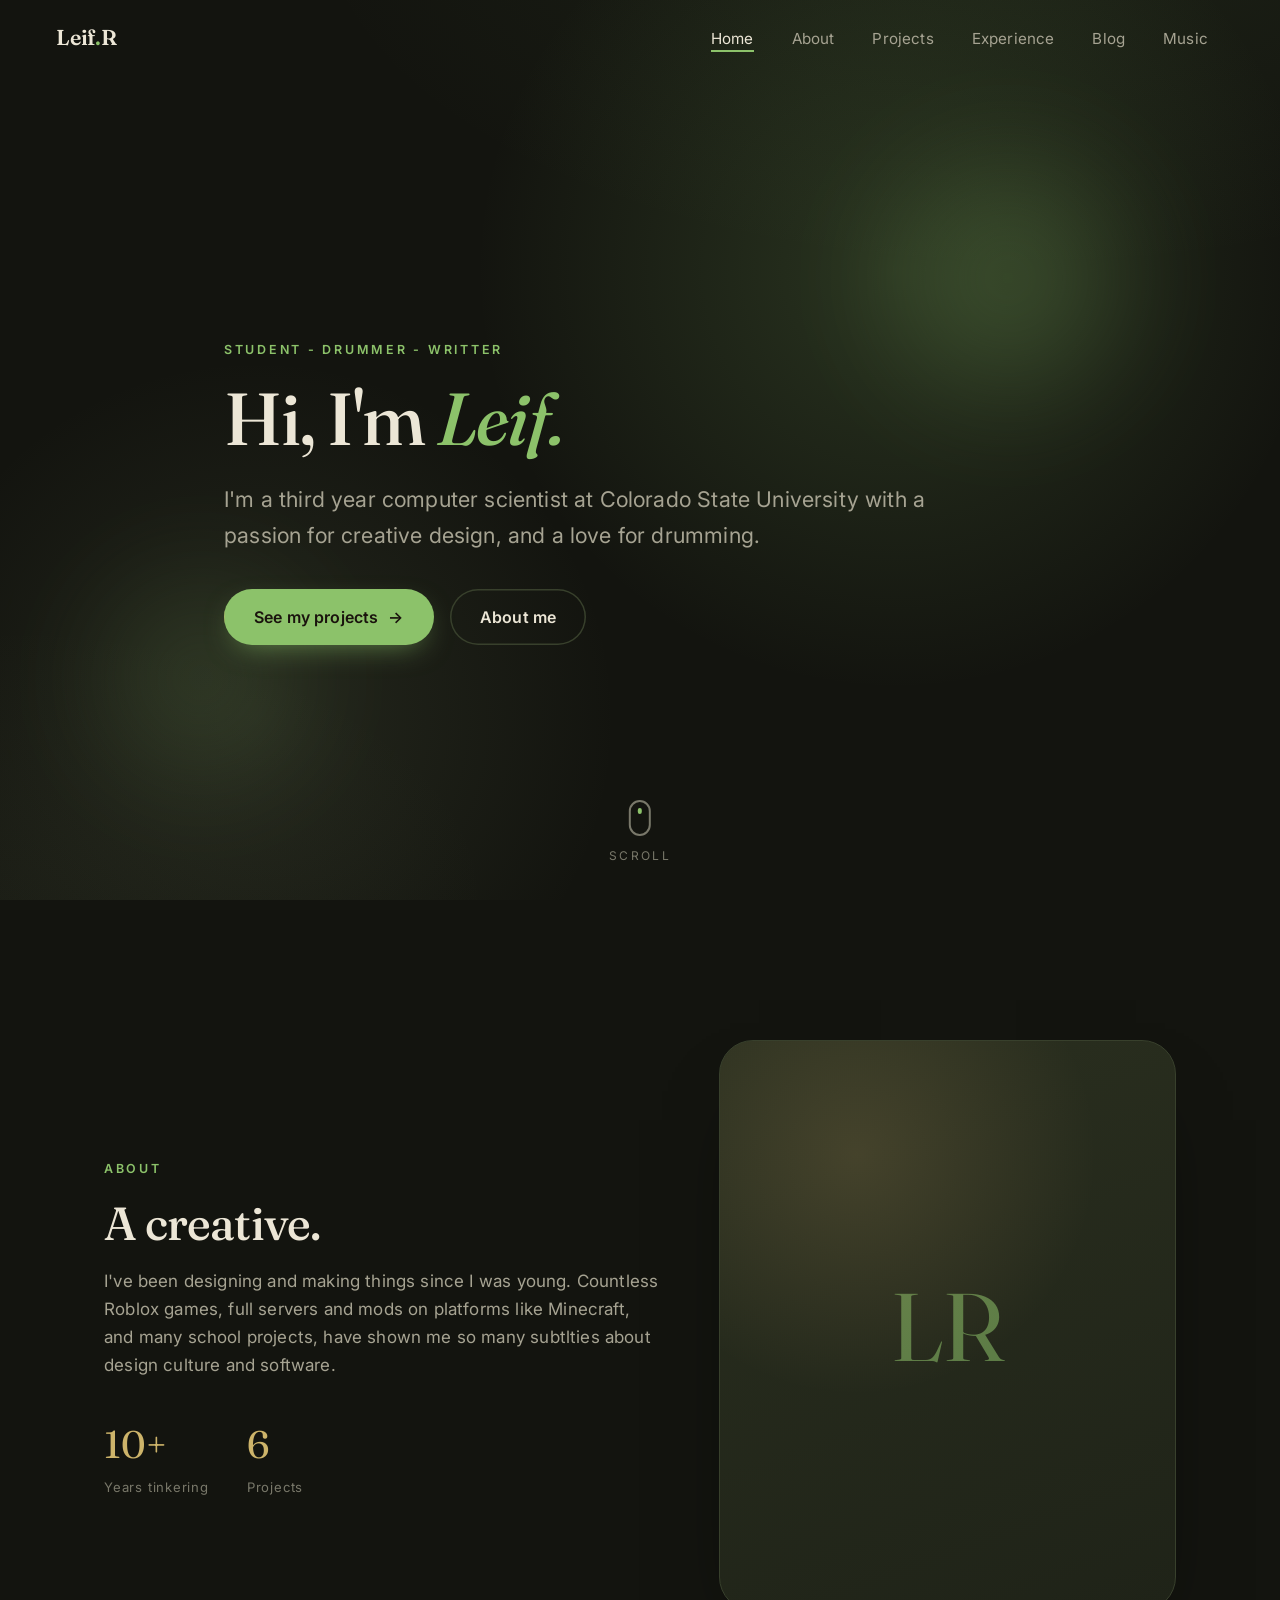
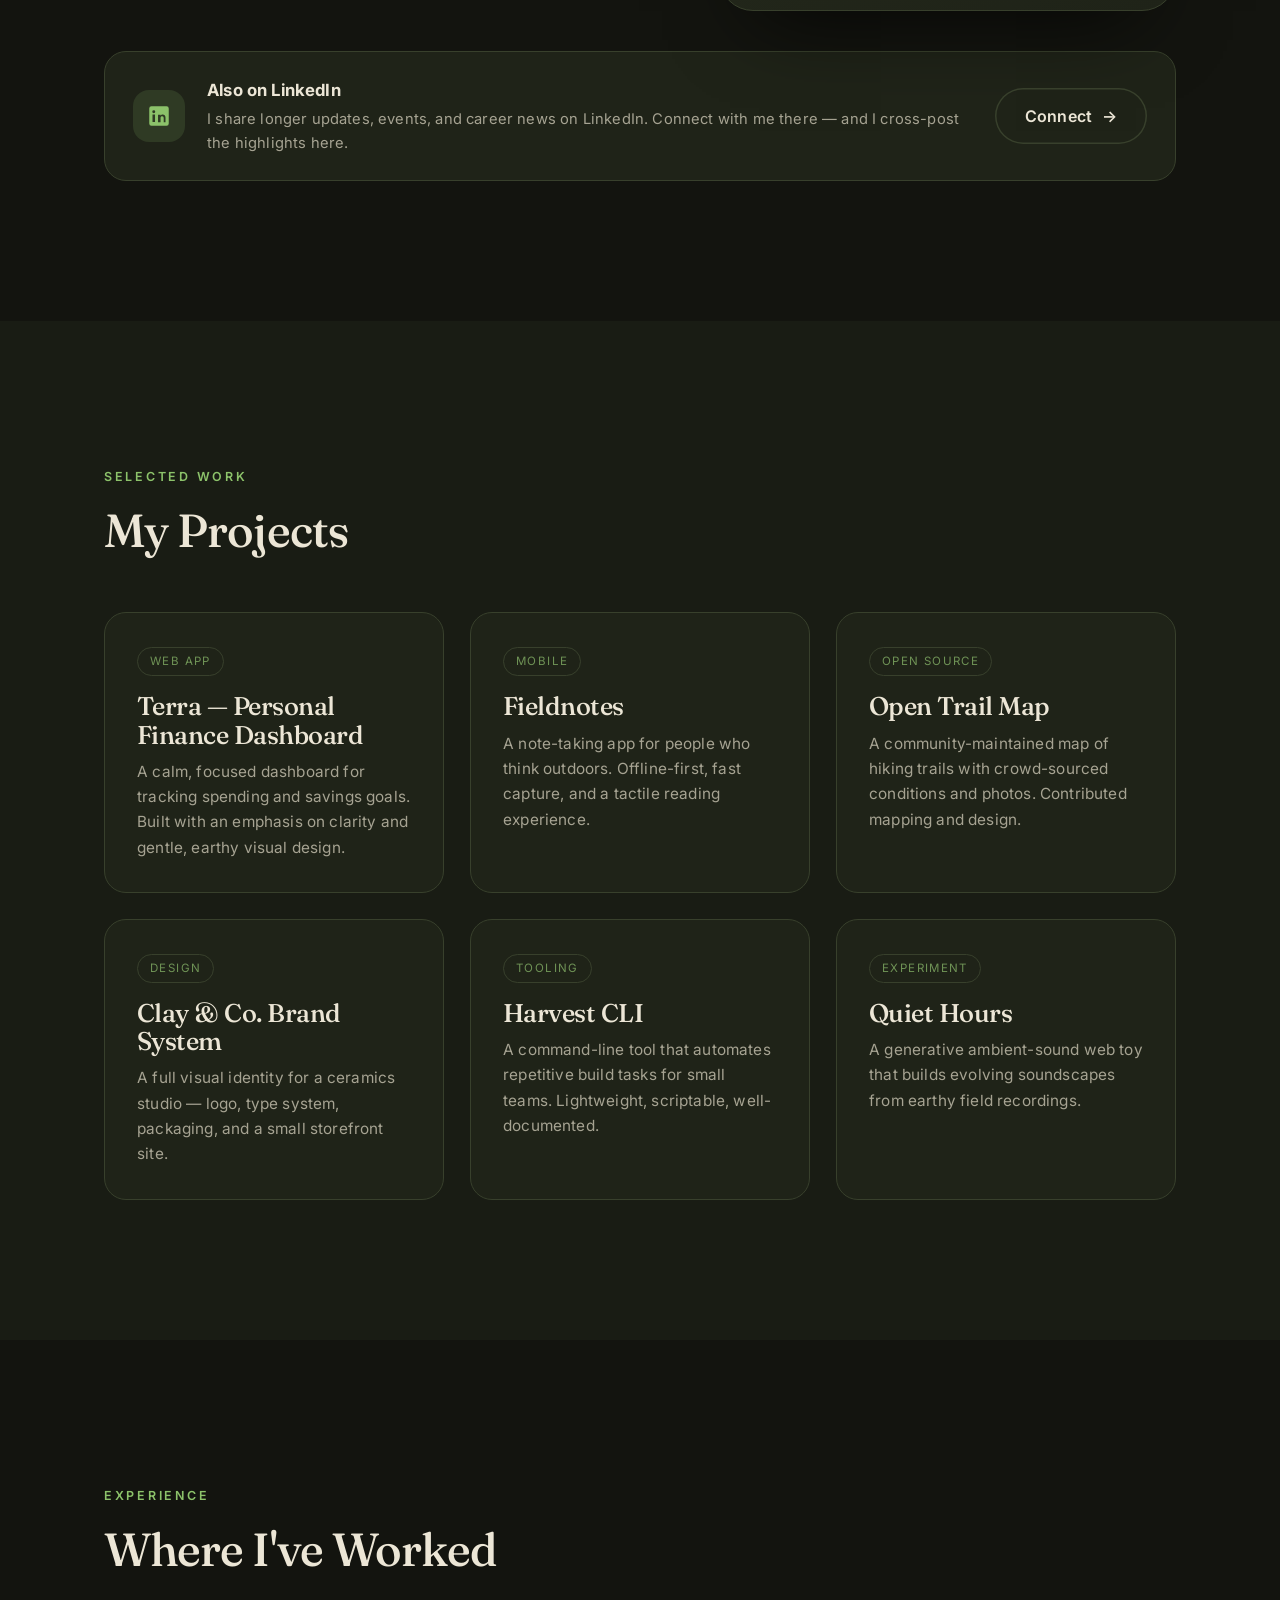
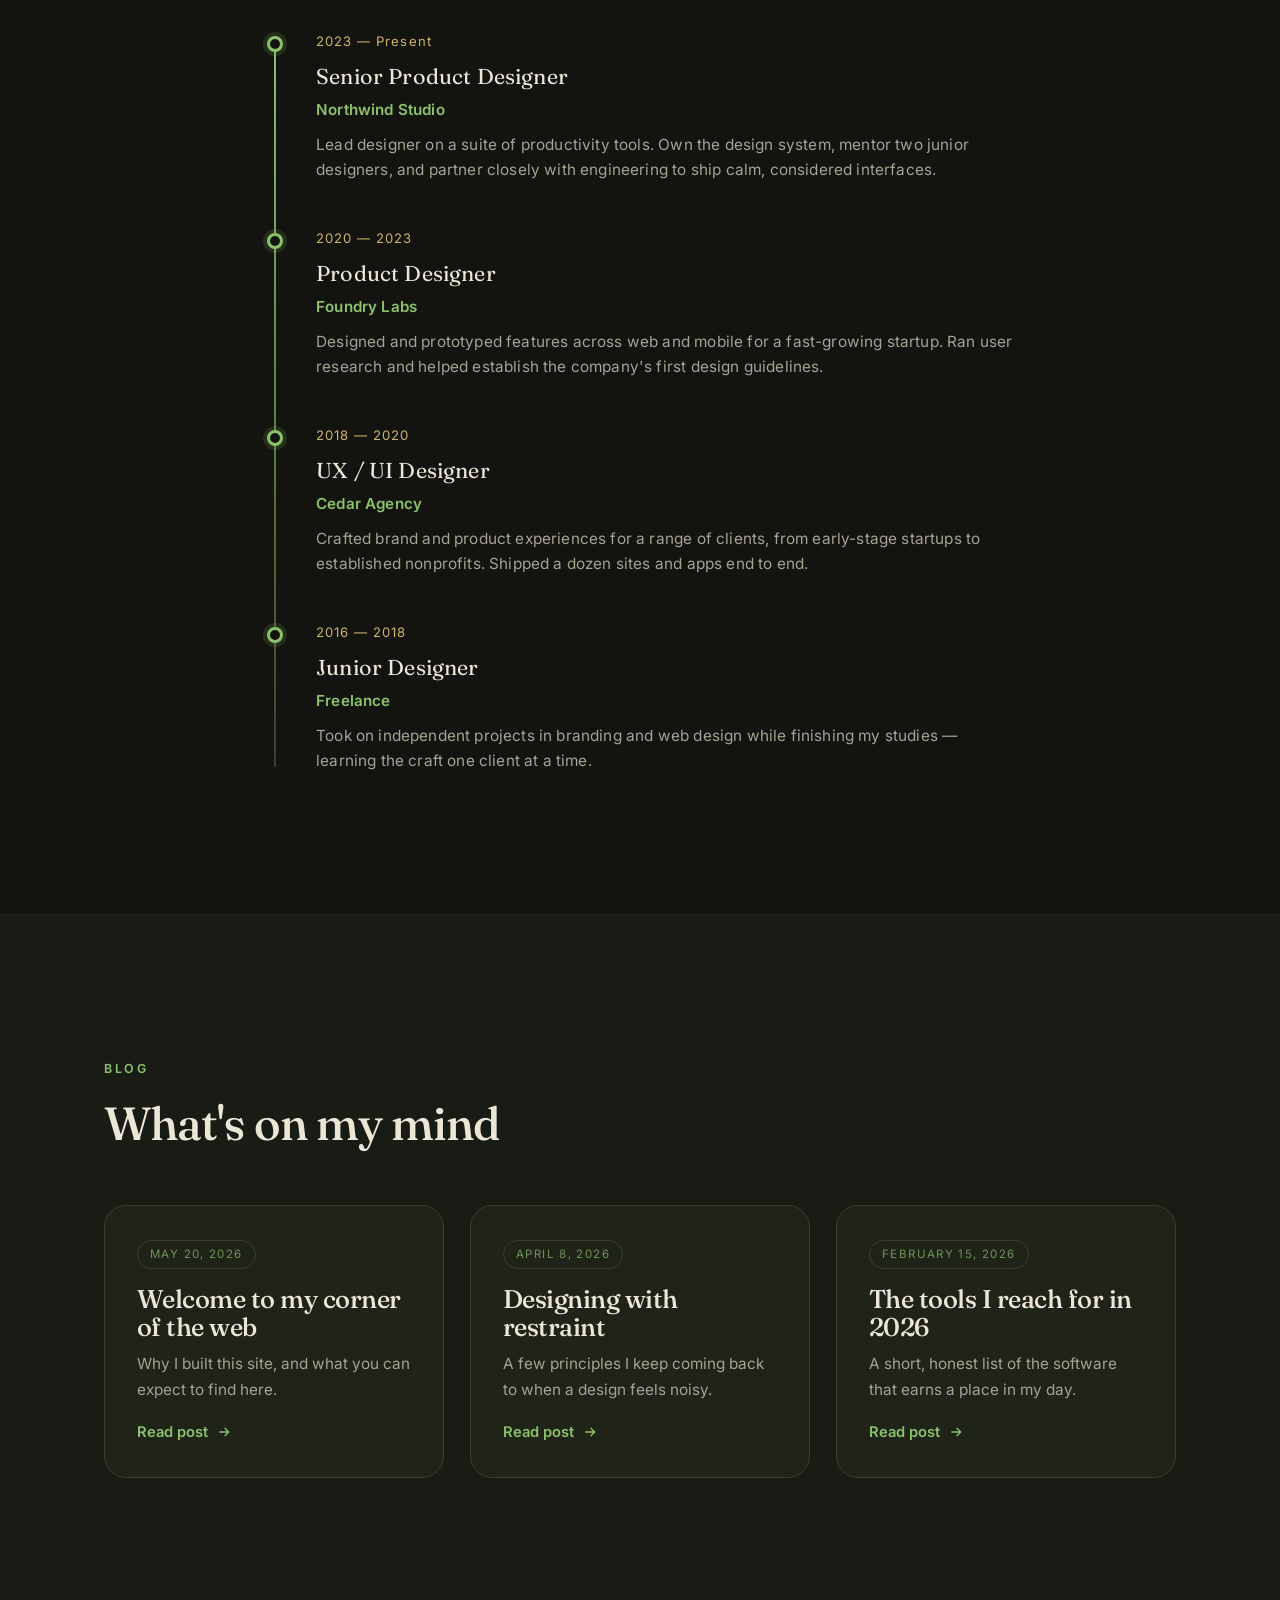
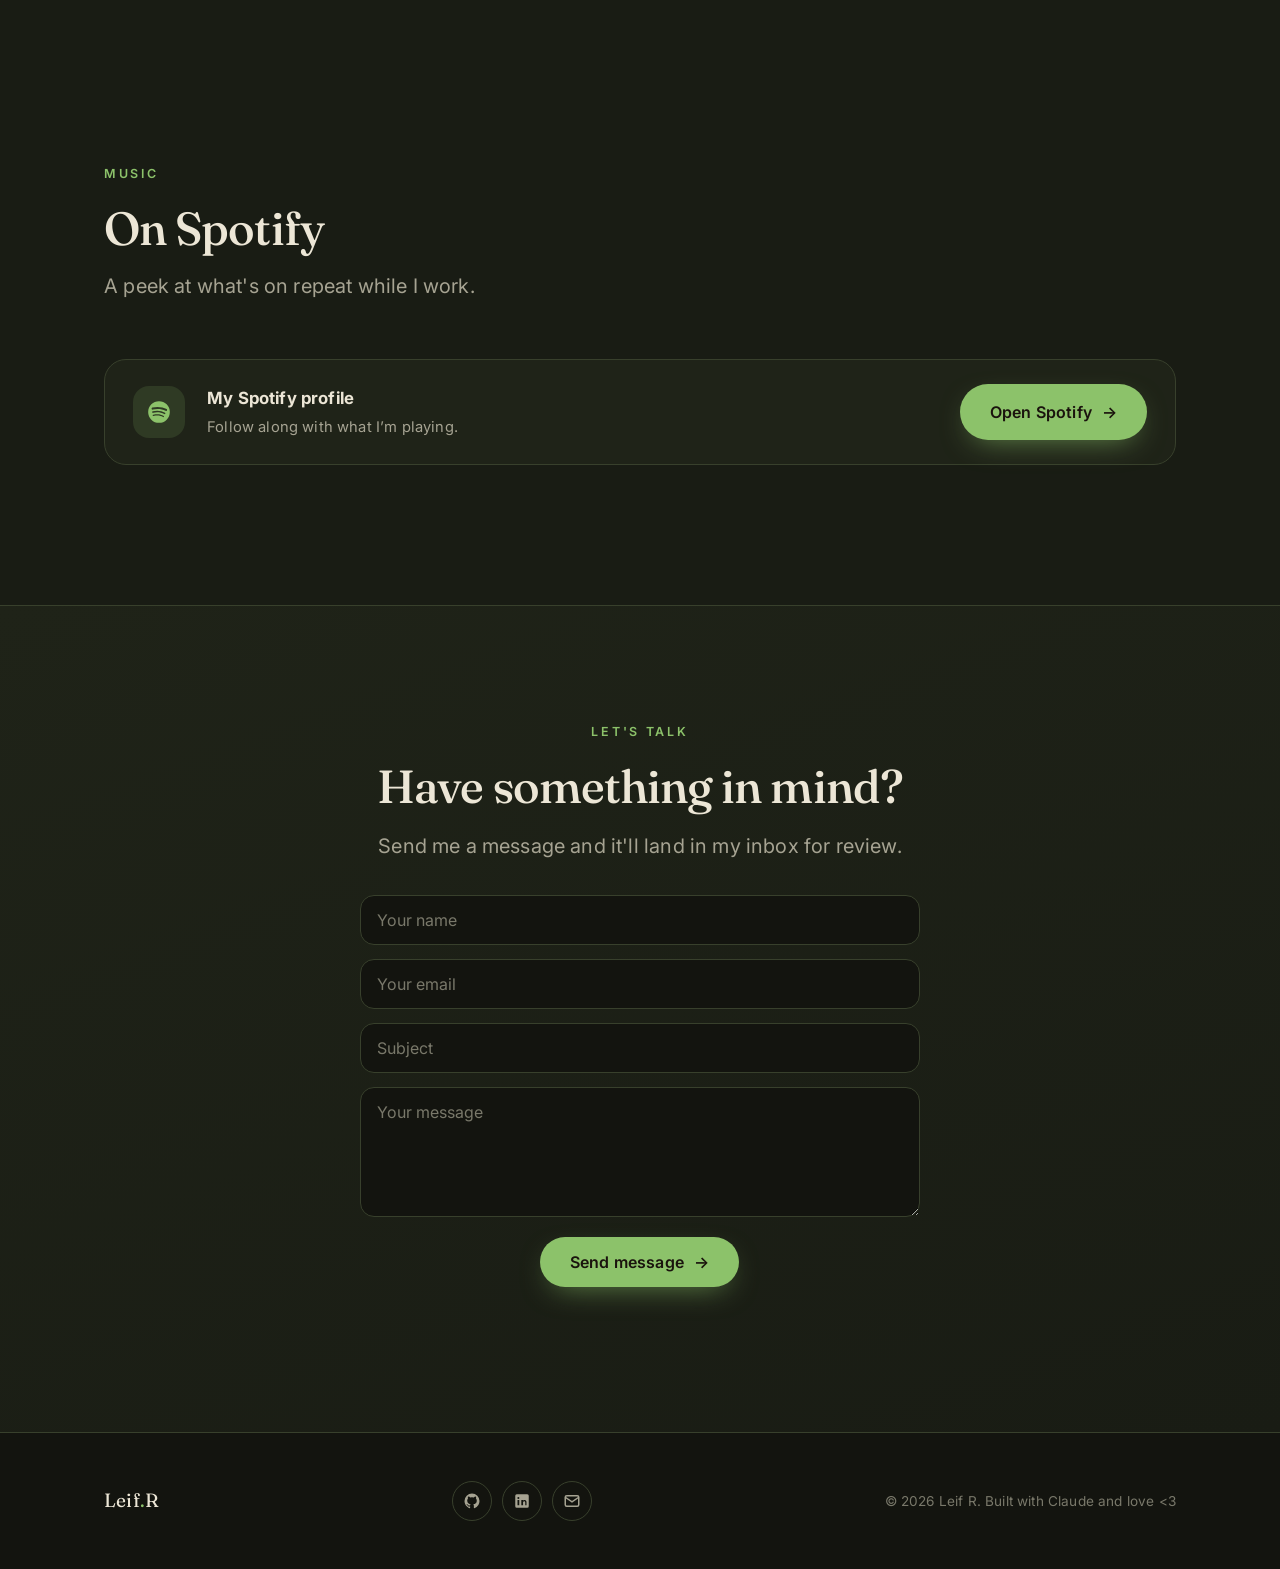
<file: index.html>
<!DOCTYPE html>
<html lang="en">
<head>
  <meta charset="UTF-8" />
  <meta name="viewport" content="width=device-width, initial-scale=1.0" />
  <title>Leif R — Designer & Maker</title>
  <meta name="description" content="The personal site of Leif R — designer, maker, and writer." />

  <link rel="preconnect" href="https://fonts.googleapis.com" />
  <link rel="preconnect" href="https://fonts.gstatic.com" crossorigin />
  <link href="https://fonts.googleapis.com/css2?family=Fraunces:ital,opsz,wght@0,9..144,400;0,9..144,500;0,9..144,600;1,9..144,400&family=Inter:wght@400;500;600&display=swap" rel="stylesheet" />
  <link rel="stylesheet" href="css/styles.css" />
</head>
<body>
  <div class="scroll-progress"></div>

  <!-- ============ NAV ============ -->
  <nav class="nav">
    <a href="#home" class="nav__brand">Leif<span>.</span>R</a>
    <ul class="nav__links">
      <li><a class="nav__link" href="#home">Home</a></li>
      <li><a class="nav__link" href="#about">About</a></li>
      <li><a class="nav__link" href="#projects">Projects</a></li>
      <li><a class="nav__link" href="#experience">Experience</a></li>
      <li><a class="nav__link" href="#blog">Blog</a></li>
<li><a class="nav__link" href="#music">Music</a></li>
    </ul>
    <button class="nav__toggle" aria-label="Menu">
      <svg viewBox="0 0 24 24" fill="none" stroke="currentColor" stroke-width="2"><path d="M3 6h18M3 12h18M3 18h18"/></svg>
    </button>
  </nav>

  <!-- ============ HERO / HOME ============ -->
  <header class="hero" id="home">
    <div class="hero__bg"></div>
    <span class="blob blob--leaf" style="width:340px;height:340px;top:12%;right:8%;"></span>
    <span class="blob blob--sage" style="width:300px;height:300px;bottom:8%;left:4%;animation-delay:-5s;"></span>
    <div class="container hero__inner">
      <p class="eyebrow reveal">Student - Drummer - Writter</p>
      <h1 class="reveal" data-delay="1">Hi, I'm <span class="accent">Leif.</span></h1>
      <p class="lead reveal" data-delay="2">I'm a third year computer scientist at Colorado State University with a passion for creative design, and a love for drumming.</p>
      <div class="hero__actions reveal" data-delay="3">
        <a href="#projects" class="btn btn--primary">See my projects <span class="btn__arrow">→</span></a>
        <a href="#about" class="btn btn--ghost">About me</a>
      </div>
    </div>
    <a href="#about" class="hero__scroll" aria-label="Scroll down">
      <span class="mouse"></span>
      Scroll
    </a>
  </header>

  <!-- ============ ABOUT ============ -->
  <section class="section" id="about">
    <div class="container about">
      <div class="reveal">
        <p class="eyebrow">About</p>
        <h2>A creative.</h2>
        <p style="margin:18px 0;">I've been designing and making things since I was young. Countless Roblox games, full servers and mods on platforms like Minecraft, and many school projects, have shown me so many subtlties about design culture and software.</p>
        <div class="stats">
          <div><div class="stat__num">10+</div><div class="stat__label">Years tinkering</div></div>
          <div><div class="stat__num" data-project-count>6</div><div class="stat__label">Projects</div></div>
        </div>
      </div>
      <div class="about__media reveal" data-delay="2" data-render="about-media">
        <div class="initials">LR</div>
      </div>
    </div>
    <div class="container" style="padding-top:0;" data-render="linkedin"></div>
  </section>

  <!-- ============ PROJECTS ============ -->
  <section class="section" id="projects" style="background:var(--bg-soft);position:relative;overflow:hidden;">
    <span class="blob blob--gold" style="width:280px;height:280px;top:-40px;right:-30px;"></span>
    <div class="container">
      <div class="section__head reveal">
        <p class="eyebrow">Selected work</p>
        <h2>My Projects</h2>
      </div>
      <div class="grid grid--3" data-render="projects"></div>
    </div>
  </section>

  <!-- ============ EXPERIENCE ============ -->
  <section class="section" id="experience">
    <div class="container">
      <div class="section__head reveal">
        <p class="eyebrow">EXPERIENCE</p>
        <h2>Where I've Worked</h2>
      </div>
      <div data-render="experience"></div>
    </div>
  </section>

  <!-- ============ BLOG ============ -->
  <section class="section" id="blog" style="background:var(--bg-soft);position:relative;overflow:hidden;">
    <span class="blob blob--leaf" style="width:300px;height:300px;bottom:-50px;left:-40px;animation-delay:-7s;"></span>
    <div class="container">
      <div class="section__head reveal">
        <p class="eyebrow">BLOG</p>
        <h2>What's on my mind</h2>
      </div>
      <div class="grid grid--3" data-render="blog"></div>
    </div>
  </section>

<!-- ============ SPOTIFY / MUSIC ============ -->
  <section class="section" id="music" style="background:var(--bg-soft);position:relative;overflow:hidden;">
    <span class="blob blob--sage" style="width:300px;height:300px;top:-40px;right:-30px;animation-delay:-3s;"></span>
    <div class="container">
      <div class="section__head reveal" data-render="music-head"></div>
      <div class="reveal" data-render="music"></div>
    </div>
  </section>

  <!-- ============ CONTACT / CTA ============ -->
  <section class="cta" id="contact">
    <div class="container reveal">
      <p class="eyebrow">Let's talk</p>
      <h2>Have something in mind?</h2>
      <p class="lead" style="margin:0 auto 32px;">Send me a message and it'll land in my inbox for review.</p>

      <!-- Netlify Forms: submissions appear in your Netlify dashboard → Forms -->
      <form name="contact" method="POST" data-netlify="true" netlify-honeypot="bot-field" class="contact-form" data-contact>
        <input type="hidden" name="form-name" value="contact" />
        <p hidden><label>Leave this empty: <input name="bot-field" /></label></p>
        <input type="text" name="name" placeholder="Your name" required />
        <input type="email" name="email" placeholder="Your email" required />
        <input type="text" name="subject" placeholder="Subject" required />
        <textarea name="message" placeholder="Your message" required></textarea>
        <button type="submit" class="btn btn--primary">Send message <span class="btn__arrow">→</span></button>
        <p class="form-status" data-form-status aria-live="polite"></p>
      </form>
    </div>
  </section>

  <!-- ============ FOOTER ============ -->
  <footer class="footer">
    <div class="container footer__inner">
      <div class="footer__brand">Leif<span style="color:var(--leaf)">.</span>R</div>
      <div class="footer__socials">
        <a href="#" aria-label="GitHub"><svg viewBox="0 0 24 24" fill="currentColor"><path d="M12 2A10 10 0 002 12c0 4.42 2.87 8.17 6.84 9.5.5.09.66-.22.66-.48v-1.7c-2.78.6-3.37-1.34-3.37-1.34-.45-1.16-1.11-1.47-1.11-1.47-.91-.62.07-.6.07-.6 1 .07 1.53 1.03 1.53 1.03.89 1.53 2.34 1.09 2.91.83.09-.65.35-1.09.63-1.34-2.22-.25-4.55-1.11-4.55-4.94 0-1.09.39-1.98 1.03-2.68-.1-.25-.45-1.27.1-2.65 0 0 .84-.27 2.75 1.02a9.5 9.5 0 015 0c1.91-1.29 2.75-1.02 2.75-1.02.55 1.38.2 2.4.1 2.65.64.7 1.03 1.59 1.03 2.68 0 3.84-2.34 4.69-4.57 4.94.36.31.68.92.68 1.85v2.74c0 .27.16.58.67.48A10 10 0 0022 12 10 10 0 0012 2z"/></svg></a>
        <a href="#" aria-label="LinkedIn"><svg viewBox="0 0 24 24" fill="currentColor"><path d="M19 3a2 2 0 012 2v14a2 2 0 01-2 2H5a2 2 0 01-2-2V5a2 2 0 012-2h14zM8.34 17.5v-7H6v7h2.34zM7.17 9.43a1.36 1.36 0 100-2.72 1.36 1.36 0 000 2.72zM18 17.5v-3.85c0-2.06-1.1-3.02-2.57-3.02-1.18 0-1.71.65-2 1.11v-.95H11.1v7h2.33v-3.9c0-.25.02-.5.09-.68.2-.5.65-1.02 1.42-1.02 1 0 1.4.76 1.4 1.88v3.72H18z"/></svg></a>
        <a href="mailto:you@example.com" aria-label="Email"><svg viewBox="0 0 24 24" fill="none" stroke="currentColor" stroke-width="2"><rect x="3" y="5" width="18" height="14" rx="2"/><path d="m3 7 9 6 9-6"/></svg></a>
      </div>
      <div class="footer__copy">© <span data-year>2026</span> Leif R. Built with Claude and love &lt;3</div>
    </div>
  </footer>

  <script src="js/main.js"></script>
  <script src="js/content.js"></script>

  <!-- Netlify Identity: catches the email invite link and sends you to the editor -->
  <script src="https://identity.netlify.com/v1/netlify-identity-widget.js"></script>
  <script>
    if (window.netlifyIdentity) {
      window.netlifyIdentity.on("init", function (user) {
        if (!user) {
          window.netlifyIdentity.on("login", function () {
            document.location.href = "/admin/";
          });
        }
      });
    }
  </script>
</body>
</html>
</file>
<file: css/styles.css>
/* ============================================================
   GLOBAL DESIGN SYSTEM
   Dark, earthy, modern & timeless.
   All colors/spacing live as CSS variables so the whole site
   can be re-themed from this one block.
   ============================================================ */

:root {
  /* --- Earthy dark palette (green) --- */
  --bg:        #13140f;   /* deep green-charcoal           */
  --bg-soft:   #191c14;   /* slightly raised background    */
  --surface:   #1f2318;   /* cards / panels                */
  --surface-2: #2a2f1f;   /* hover / elevated              */
  --line:      #38402c;   /* hairline borders              */

  --leaf:      #8cc26a;   /* primary accent (planty green) */
  --leaf-soft: #a8da86;
  --sage:      #6f9356;   /* secondary deeper green        */
  --gold:      #cdb46a;   /* warm wheat highlight          */

  --text:      #ece6d6;   /* warm off-white                */
  --text-mut:  #a6a392;   /* muted body text               */
  --text-dim:  #79786a;   /* captions / meta               */

  /* --- Type --- */
  --serif: "Fraunces", Georgia, "Times New Roman", serif;
  --sans:  "Inter", system-ui, -apple-system, Segoe UI, Roboto, sans-serif;

  /* --- Layout (bubbly: generous radii) --- */
  --maxw: 1120px;
  --radius: 22px;
  --radius-lg: 34px;
  --ease: cubic-bezier(0.22, 1, 0.36, 1);
  --bounce: cubic-bezier(0.34, 1.56, 0.64, 1);  /* springy easing */
}

/* fixed-nav offset so anchor jumps land below the navbar */
html { scroll-padding-top: 90px; }

/* ---------- Reset ---------- */
*, *::before, *::after { box-sizing: border-box; margin: 0; padding: 0; }

html { scroll-behavior: smooth; -webkit-text-size-adjust: 100%; }

body {
  background: var(--bg);
  color: var(--text);
  font-family: var(--sans);
  font-size: 17px;
  line-height: 1.65;
  letter-spacing: 0.01em;
  overflow-x: hidden;
  /* subtle grain/vignette for warmth */
  background-image:
    radial-gradient(1200px 600px at 80% -10%, rgba(140,194,106,0.08), transparent 60%),
    radial-gradient(900px 500px at 0% 100%, rgba(138,155,110,0.06), transparent 55%);
  background-attachment: fixed;
}

img { max-width: 100%; display: block; }
a { color: inherit; text-decoration: none; }

h1, h2, h3, h4 { font-family: var(--serif); font-weight: 500; line-height: 1.1; letter-spacing: -0.02em; }
h1 { font-size: clamp(2.6rem, 6vw, 4.6rem); }
h2 { font-size: clamp(1.9rem, 4vw, 2.9rem); }
h3 { font-size: clamp(1.25rem, 2.4vw, 1.6rem); }

p { color: var(--text-mut); }

::selection { background: var(--leaf); color: #1a130d; }

/* ---------- Layout helpers ---------- */
.container { width: 100%; max-width: var(--maxw); margin: 0 auto; padding: 0 24px; }
.section { padding: clamp(64px, 11vw, 140px) 0; }
.eyebrow {
  font-family: var(--sans);
  font-size: 0.78rem;
  font-weight: 600;
  letter-spacing: 0.22em;
  text-transform: uppercase;
  color: var(--leaf);
  margin-bottom: 18px;
  display: inline-block;
}
.lead { font-size: clamp(1.05rem, 1.6vw, 1.25rem); color: var(--text-mut); max-width: 60ch; }

/* ============================================================
   SCROLL PROGRESS BAR
   ============================================================ */
.scroll-progress {
  position: fixed; top: 0; left: 0; height: 3px; width: 0%;
  background: linear-gradient(90deg, var(--leaf), var(--gold), var(--sage));
  z-index: 1000; transition: width 0.08s linear;
}

/* ============================================================
   NAVBAR
   ============================================================ */
.nav {
  position: fixed; top: 0; left: 0; right: 0; z-index: 900;
  display: flex; align-items: center; justify-content: space-between;
  padding: 20px clamp(24px, 5vw, 56px);
  transition: background 0.4s var(--ease), padding 0.4s var(--ease), box-shadow 0.4s var(--ease);
  backdrop-filter: blur(0px);
}
.nav.scrolled {
  background: rgba(22,18,14,0.78);
  backdrop-filter: blur(14px) saturate(140%);
  padding: 12px clamp(24px, 5vw, 56px);
  box-shadow: 0 1px 0 var(--line), 0 12px 40px -24px rgba(0,0,0,0.9);
}
.nav__brand {
  font-family: var(--serif); font-size: 1.35rem; font-weight: 600;
  letter-spacing: -0.01em; color: var(--text);
}
.nav__brand span { color: var(--leaf); }
.nav__links { display: flex; gap: 6px; align-items: center; list-style: none; }
.nav__link {
  position: relative; padding: 8px 16px; border-radius: 999px;
  font-size: 0.95rem; color: var(--text-mut);
  transition: color 0.3s var(--ease);
}
.nav__link::after {
  content: ""; position: absolute; left: 16px; right: 16px; bottom: 4px; height: 2px;
  background: var(--leaf); transform: scaleX(0); transform-origin: left;
  transition: transform 0.4s var(--ease);
}
.nav__link:hover, .nav__link.active { color: var(--text); }
.nav__link:hover::after, .nav__link.active::after { transform: scaleX(1); }

.nav__toggle { display: none; background: none; border: 0; color: var(--text); cursor: pointer; }
.nav__toggle svg { width: 28px; height: 28px; }

@media (max-width: 760px) {
  .nav__toggle { display: block; }
  .nav__links {
    position: fixed; inset: 0 0 0 30%; flex-direction: column; justify-content: center;
    gap: 18px; padding: 40px; background: rgba(20,16,12,0.96); backdrop-filter: blur(18px);
    transform: translateX(100%); transition: transform 0.45s var(--ease);
  }
  .nav__links.open { transform: translateX(0); }
  .nav__link { font-size: 1.25rem; }
}

/* ============================================================
   BUTTONS  (animated / interactive)
   ============================================================ */
.btn {
  --pad-y: 15px; --pad-x: 30px;
  position: relative; display: inline-flex; align-items: center; gap: 10px;
  padding: var(--pad-y) var(--pad-x); border: 0; cursor: pointer;
  font-family: var(--sans); font-size: 1rem; font-weight: 600; letter-spacing: 0.01em;
  border-radius: 999px; overflow: hidden; isolation: isolate;
  transition: transform 0.4s var(--bounce), box-shadow 0.3s var(--ease), color 0.3s var(--ease);
  will-change: transform;
}
.btn:active { transform: translateY(1px) scale(0.96); }

/* primary: clay fill with a sliding sheen */
.btn--primary { background: var(--leaf); color: #1a130d; box-shadow: 0 10px 30px -12px rgba(140,194,106,0.7); }
.btn--primary::before {
  content: ""; position: absolute; inset: 0; z-index: -1;
  background: linear-gradient(120deg, var(--leaf-soft), var(--gold));
  transform: translateX(-100%); transition: transform 0.5s var(--ease);
}
.btn--primary:hover { color: #15200d; transform: translateY(-4px) scale(1.05); box-shadow: 0 20px 42px -14px rgba(140,194,106,0.75); }
.btn--primary:hover::before { transform: translateX(0); }

/* ghost: outline that fills on hover */
.btn--ghost { background: transparent; color: var(--text); box-shadow: inset 0 0 0 1.5px var(--line); }
.btn--ghost::before {
  content: ""; position: absolute; inset: 0; z-index: -1; background: var(--surface-2);
  transform: scaleY(0); transform-origin: bottom; transition: transform 0.4s var(--ease);
}
.btn--ghost:hover { transform: translateY(-4px) scale(1.05); box-shadow: inset 0 0 0 1.5px var(--leaf); }
.btn--ghost:hover::before { transform: scaleY(1); }

.btn__arrow { transition: transform 0.3s var(--ease); }
.btn:hover .btn__arrow { transform: translateX(4px); }

/* ripple effect injected by JS */
.ripple { position: absolute; border-radius: 50%; transform: scale(0); background: rgba(255,255,255,0.35); animation: ripple 0.6s var(--ease); pointer-events: none; }
@keyframes ripple { to { transform: scale(2.6); opacity: 0; } }

/* ============================================================
   HERO
   ============================================================ */
.hero { position: relative; min-height: 100vh; display: flex; align-items: center; padding-top: 80px; }
.hero__bg {
  position: absolute; inset: 0; z-index: -2;
  background:
    radial-gradient(700px 700px at 70% 30%, rgba(140,194,106,0.18), transparent 60%),
    radial-gradient(600px 600px at 20% 80%, rgba(138,155,110,0.14), transparent 60%);
}
.hero__inner { max-width: 880px; }
.hero h1 { margin-bottom: 22px; }
.hero h1 .accent { color: var(--leaf); font-style: italic; }
.hero .lead { margin-bottom: 36px; font-size: clamp(1.1rem, 1.8vw, 1.35rem); }
.hero__actions { display: flex; gap: 16px; flex-wrap: wrap; }
.hero__scroll {
  position: absolute; bottom: 34px; left: 50%; transform: translateX(-50%);
  font-size: 0.75rem; letter-spacing: 0.2em; text-transform: uppercase; color: var(--text-dim);
  display: flex; flex-direction: column; align-items: center; gap: 10px;
}
.hero__scroll .mouse {
  width: 22px; height: 36px; border: 2px solid var(--text-dim); border-radius: 12px; position: relative;
}
.hero__scroll .mouse::after {
  content: ""; position: absolute; top: 6px; left: 50%; transform: translateX(-50%);
  width: 4px; height: 6px; border-radius: 2px; background: var(--leaf); animation: wheel 1.6s infinite;
}
@keyframes wheel { 0% { opacity: 0; top: 6px; } 30% { opacity: 1; } 100% { opacity: 0; top: 18px; } }

/* ============================================================
   REVEAL-ON-SCROLL
   ============================================================ */
.reveal { opacity: 0; transform: translateY(32px); transition: opacity 0.8s var(--ease), transform 0.8s var(--ease); }
.reveal.in { opacity: 1; transform: none; }
.reveal[data-delay="1"] { transition-delay: 0.08s; }
.reveal[data-delay="2"] { transition-delay: 0.16s; }
.reveal[data-delay="3"] { transition-delay: 0.24s; }
.reveal[data-delay="4"] { transition-delay: 0.32s; }

@media (prefers-reduced-motion: reduce) {
  .reveal { opacity: 1; transform: none; transition: none; }
  html { scroll-behavior: auto; }
}

/* ============================================================
   SECTION HEADERS
   ============================================================ */
.section__head { max-width: 640px; margin-bottom: 56px; }
.section__head h2 { margin-bottom: 16px; }

/* ============================================================
   ABOUT  (split feature)
   ============================================================ */
.about { display: grid; grid-template-columns: 1.1fr 0.9fr; gap: 56px; align-items: center; }
.about__media {
  aspect-ratio: 4/5; border-radius: var(--radius-lg); position: relative; overflow: hidden;
  background: linear-gradient(160deg, var(--surface-2), var(--surface));
  box-shadow: 0 40px 80px -40px rgba(0,0,0,0.8); border: 1px solid var(--line);
}
.about__media::after {
  content: ""; position: absolute; inset: 0;
  background: radial-gradient(400px 400px at 30% 20%, rgba(201,168,106,0.18), transparent 60%);
}
.about__media .initials {
  position: absolute; inset: 0; display: grid; place-items: center;
  font-family: var(--serif); font-size: 6rem; color: var(--leaf); opacity: 0.55;
}
.stats { display: flex; gap: 38px; margin-top: 34px; flex-wrap: wrap; }
.stat__num { font-family: var(--serif); font-size: 2.4rem; color: var(--gold); }
.stat__label { font-size: 0.82rem; color: var(--text-dim); letter-spacing: 0.06em; }

@media (max-width: 820px) { .about { grid-template-columns: 1fr; } .about__media { max-width: 380px; } }

/* ============================================================
   CARDS  (projects / blog grids)
   ============================================================ */
.grid { display: grid; gap: 26px; }
.grid--3 { grid-template-columns: repeat(3, 1fr); }
.grid--2 { grid-template-columns: repeat(2, 1fr); }
@media (max-width: 900px) { .grid--3 { grid-template-columns: repeat(2,1fr); } }
@media (max-width: 620px) { .grid--3, .grid--2 { grid-template-columns: 1fr; } }

.card {
  position: relative; background: var(--surface); border: 1px solid var(--line);
  border-radius: var(--radius); padding: 32px; overflow: hidden;
  transition: transform 0.45s var(--bounce), border-color 0.4s var(--ease), box-shadow 0.4s var(--ease);
}
.card::before {
  content: ""; position: absolute; inset: 0; opacity: 0; transition: opacity 0.4s var(--ease);
  background: radial-gradient(500px 300px at var(--mx,50%) var(--my,0%), rgba(140,194,106,0.14), transparent 60%);
}
.card:hover { transform: translateY(-8px) scale(1.025); border-color: rgba(140,194,106,0.5); box-shadow: 0 34px 64px -32px rgba(0,0,0,0.85); }
.card:hover::before { opacity: 1; }
.card__tag {
  display: inline-block; font-size: 0.72rem; letter-spacing: 0.12em; text-transform: uppercase;
  color: var(--sage); border: 1px solid var(--line); border-radius: 999px; padding: 4px 12px; margin-bottom: 16px;
}
.card h3 { margin-bottom: 10px; color: var(--text); }
.card p { font-size: 0.96rem; }
.card__link {
  margin-top: 18px; display: inline-flex; align-items: center; gap: 8px;
  color: var(--leaf); font-weight: 600; font-size: 0.92rem;
}
.card__link svg { transition: transform 0.3s var(--ease); }
.card:hover .card__link svg { transform: translateX(4px); }

/* ============================================================
   EXPERIENCE  (timeline)
   ============================================================ */
.timeline { position: relative; max-width: 760px; margin: 0 auto; }
.timeline::before {
  content: ""; position: absolute; left: 14px; top: 6px; bottom: 6px; width: 2px;
  background: linear-gradient(var(--leaf), var(--line));
}
.tl-item { position: relative; padding: 0 0 46px 56px; }
.tl-item:last-child { padding-bottom: 0; }
.tl-item::before {
  content: ""; position: absolute; left: 7px; top: 5px; width: 16px; height: 16px;
  border-radius: 50%; background: var(--bg); border: 3px solid var(--leaf);
  box-shadow: 0 0 0 4px rgba(140,194,106,0.15);
}
.tl-date { font-size: 0.82rem; letter-spacing: 0.08em; color: var(--gold); margin-bottom: 6px; }
.tl-role { font-family: var(--serif); font-size: 1.35rem; margin-bottom: 2px; }
.tl-org { color: var(--leaf); font-weight: 600; font-size: 0.95rem; margin-bottom: 10px; }
.tl-item p { font-size: 0.96rem; }

/* ============================================================
   BLOG list + single post
   ============================================================ */
.post-row {
  display: grid; grid-template-columns: 160px 1fr; gap: 28px; padding: 30px 0;
  border-bottom: 1px solid var(--line); transition: background 0.3s var(--ease);
}
.post-row:hover { background: linear-gradient(90deg, rgba(46,37,25,0.4), transparent); }
.post-row__date { font-size: 0.85rem; color: var(--text-dim); padding-top: 6px; }
.post-row h3 { margin-bottom: 8px; transition: color 0.3s var(--ease); }
.post-row:hover h3 { color: var(--leaf); }
@media (max-width: 620px) { .post-row { grid-template-columns: 1fr; gap: 8px; } }

.prose { max-width: 720px; margin: 0 auto; }
.prose h2 { margin: 40px 0 16px; }
.prose h3 { margin: 32px 0 12px; }
.prose p { margin-bottom: 20px; color: var(--text-mut); }
.prose ul, .prose ol { margin: 0 0 20px 22px; color: var(--text-mut); }
.prose li { margin-bottom: 8px; }
.prose a { color: var(--leaf); text-decoration: underline; text-underline-offset: 3px; }
.prose blockquote {
  border-left: 3px solid var(--leaf); padding: 6px 0 6px 22px; margin: 24px 0;
  font-family: var(--serif); font-size: 1.25rem; color: var(--text); font-style: italic;
}
.prose code { background: var(--surface); padding: 2px 7px; border-radius: 6px; font-size: 0.9em; }

/* ============================================================
   PAGE HEADER (interior pages)
   ============================================================ */
.page-head { padding: 160px 0 40px; }
.page-head h1 { margin-bottom: 16px; }

/* ============================================================
   CTA band + Footer
   ============================================================ */
.cta {
  text-align: center; padding: clamp(64px,9vw,110px) 0;
  background: linear-gradient(160deg, var(--surface), var(--bg-soft));
  border-top: 1px solid var(--line); border-bottom: 1px solid var(--line);
}
.cta h2 { margin-bottom: 18px; }
.cta .lead { margin: 0 auto 32px; }

.footer { padding: 48px 0; }
.footer__inner { display: flex; justify-content: space-between; align-items: center; gap: 20px; flex-wrap: wrap; }
.footer__brand { font-family: var(--serif); font-size: 1.2rem; }
.footer__socials { display: flex; gap: 10px; }
.footer__socials a {
  width: 40px; height: 40px; display: grid; place-items: center; border-radius: 50%;
  border: 1px solid var(--line); color: var(--text-mut);
  transition: all 0.3s var(--ease);
}
.footer__socials a:hover { color: var(--leaf); border-color: var(--leaf); transform: translateY(-3px); }
.footer__socials svg { width: 18px; height: 18px; }
.footer__copy { color: var(--text-dim); font-size: 0.85rem; }

/* loading / empty states for dynamic content */
.skeleton { color: var(--text-dim); font-size: 0.92rem; padding: 20px 0; }

/* ============================================================
   BUBBLY DECOR — soft floating blobs
   ============================================================ */
.blob {
  position: absolute; border-radius: 50%; filter: blur(50px); opacity: 0.5;
  z-index: -1; pointer-events: none; animation: float 14s ease-in-out infinite;
}
.blob--leaf { background: radial-gradient(circle, rgba(140,194,106,0.55), transparent 70%); }
.blob--sage { background: radial-gradient(circle, rgba(111,147,86,0.5), transparent 70%); }
.blob--gold { background: radial-gradient(circle, rgba(205,180,106,0.4), transparent 70%); }
@keyframes float {
  0%,100% { transform: translate(0,0) scale(1); }
  33%     { transform: translate(24px,-30px) scale(1.08); }
  66%     { transform: translate(-20px,18px) scale(0.95); }
}
@media (prefers-reduced-motion: reduce) { .blob { animation: none; } }

/* ============================================================
   BLOG POST MODAL (reads on the same page)
   ============================================================ */
.modal {
  position: fixed; inset: 0; z-index: 1100; display: none;
  align-items: center; justify-content: center; padding: 24px;
}
.modal.open { display: flex; }
.modal__overlay {
  position: absolute; inset: 0; background: rgba(8,10,6,0.72);
  backdrop-filter: blur(8px); animation: fade 0.3s var(--ease);
}
.modal__panel {
  position: relative; width: 100%; max-width: 720px; max-height: 86vh; overflow-y: auto;
  background: var(--surface); border: 1px solid var(--line); border-radius: var(--radius-lg);
  padding: clamp(28px, 5vw, 52px); box-shadow: 0 50px 100px -40px rgba(0,0,0,0.9);
  animation: pop 0.4s var(--bounce);
}
@keyframes fade { from { opacity: 0; } }
@keyframes pop { from { opacity: 0; transform: translateY(24px) scale(0.96); } }
.modal__close {
  position: sticky; top: 0; float: right; margin: -8px -8px 0 0;
  width: 42px; height: 42px; border-radius: 50%; border: 1px solid var(--line);
  background: var(--bg); color: var(--text); cursor: pointer; font-size: 1.1rem;
  display: grid; place-items: center; transition: all 0.3s var(--bounce);
}
.modal__close:hover { transform: rotate(90deg) scale(1.1); border-color: var(--leaf); color: var(--leaf); }
.modal__meta { font-size: 0.85rem; color: var(--gold); margin: 4px 0 6px; }
.modal__title { margin-bottom: 18px; }
body.modal-open { overflow: hidden; }

/* ============================================================
   SOCIAL callout card (LinkedIn, Spotify, …)
   ============================================================ */
.social-card {
  display: flex; align-items: center; gap: 22px; flex-wrap: wrap;
  background: var(--surface); border: 1px solid var(--line); border-radius: var(--radius);
  padding: 24px 28px; margin-top: 40px;
  transition: transform 0.45s var(--bounce), border-color 0.4s var(--ease);
}
.social-card:hover { transform: translateY(-4px); border-color: rgba(140,194,106,0.5); }
.social-card__icon {
  flex: none; width: 52px; height: 52px; border-radius: 16px; display: grid; place-items: center;
  background: rgba(140,194,106,0.14); color: var(--leaf);
}
.social-card__icon svg { width: 26px; height: 26px; }
.social-card__text { flex: 1 1 280px; }
.social-card__text strong { color: var(--text); font-size: 1.05rem; }
.social-card__text p { font-size: 0.92rem; margin-top: 2px; }

/* ============================================================
   INSTAGRAM post cards (3 recent, with metrics)
   ============================================================ */
.ig-card {
  background: var(--surface); border: 1px solid var(--line); border-radius: var(--radius);
  overflow: hidden; display: block;
  transition: transform 0.45s var(--bounce), border-color 0.4s var(--ease), box-shadow 0.4s var(--ease);
}
.ig-card:hover { transform: translateY(-8px) scale(1.02); border-color: rgba(140,194,106,0.5); box-shadow: 0 34px 64px -32px rgba(0,0,0,0.85); }
.ig-card__media { display: block; aspect-ratio: 1; overflow: hidden; }
.ig-card__media img { width: 100%; height: 100%; object-fit: cover; transition: transform 0.7s var(--ease); }
.ig-card:hover .ig-card__media img { transform: scale(1.08); }
.ig-card__body { padding: 18px 20px 20px; }
.ig-card__desc { font-size: 0.92rem; color: var(--text-mut); }
.ig-metrics { display: flex; gap: 20px; margin-top: 14px; color: var(--text-dim); font-size: 0.85rem; }
.ig-metrics span { display: inline-flex; align-items: center; gap: 6px; }
.ig-metrics svg { width: 16px; height: 16px; }

/* ============================================================
   CONTACT FORM (Netlify Forms)
   ============================================================ */
.contact-form { max-width: 560px; margin: 0 auto; display: grid; gap: 14px; text-align: left; }
.contact-form input, .contact-form textarea {
  width: 100%; background: var(--bg); border: 1px solid var(--line); border-radius: 14px;
  padding: 14px 16px; color: var(--text); font-family: var(--sans); font-size: 1rem;
  transition: border-color 0.3s var(--ease);
}
.contact-form input:focus, .contact-form textarea:focus { outline: none; border-color: var(--leaf); }
.contact-form textarea { resize: vertical; min-height: 130px; }
.contact-form .btn { justify-self: center; margin-top: 6px; }
.contact-form ::placeholder { color: var(--text-dim); }
.form-status { text-align: center; font-size: 0.92rem; min-height: 1.2em; margin-top: 4px; }
.form-status.ok { color: var(--leaf); }
.form-status.err { color: var(--gold); }

/* About portrait image (overrides the placeholder initials) */
.about__media img { width: 100%; height: 100%; object-fit: cover; }

/* ============================================================
   MEDIA / INSTAGRAM grid
   ============================================================ */
.media-grid { display: grid; grid-template-columns: repeat(4, 1fr); gap: 14px; }
@media (max-width: 900px) { .media-grid { grid-template-columns: repeat(3, 1fr); } }
@media (max-width: 560px) { .media-grid { grid-template-columns: repeat(2, 1fr); } }

.media-tile {
  position: relative; aspect-ratio: 1; display: block; overflow: hidden;
  border-radius: 20px; background: var(--surface); border: 1px solid var(--line);
}
.media-tile img { width: 100%; height: 100%; object-fit: cover; transition: transform 0.7s var(--ease); }
.media-tile:hover img { transform: scale(1.09); }
.media-tile__cap {
  position: absolute; inset: 0; display: flex; align-items: flex-end; padding: 16px;
  color: var(--text); font-size: 0.85rem; line-height: 1.35; opacity: 0;
  background: linear-gradient(transparent 45%, rgba(8,10,6,0.88));
  transition: opacity 0.4s var(--ease);
}
.media-tile:hover .media-tile__cap { opacity: 1; }

.section-foot { text-align: center; margin-top: 44px; }

/* ============================================================
   SPOTIFY embed
   ============================================================ */
.spotify-wrap { max-width: 720px; margin: 0 auto; }
.spotify-wrap iframe {
  width: 100%; border: 0; border-radius: 18px; display: block;
  box-shadow: 0 30px 60px -34px rgba(0,0,0,0.8);
}
</file>
